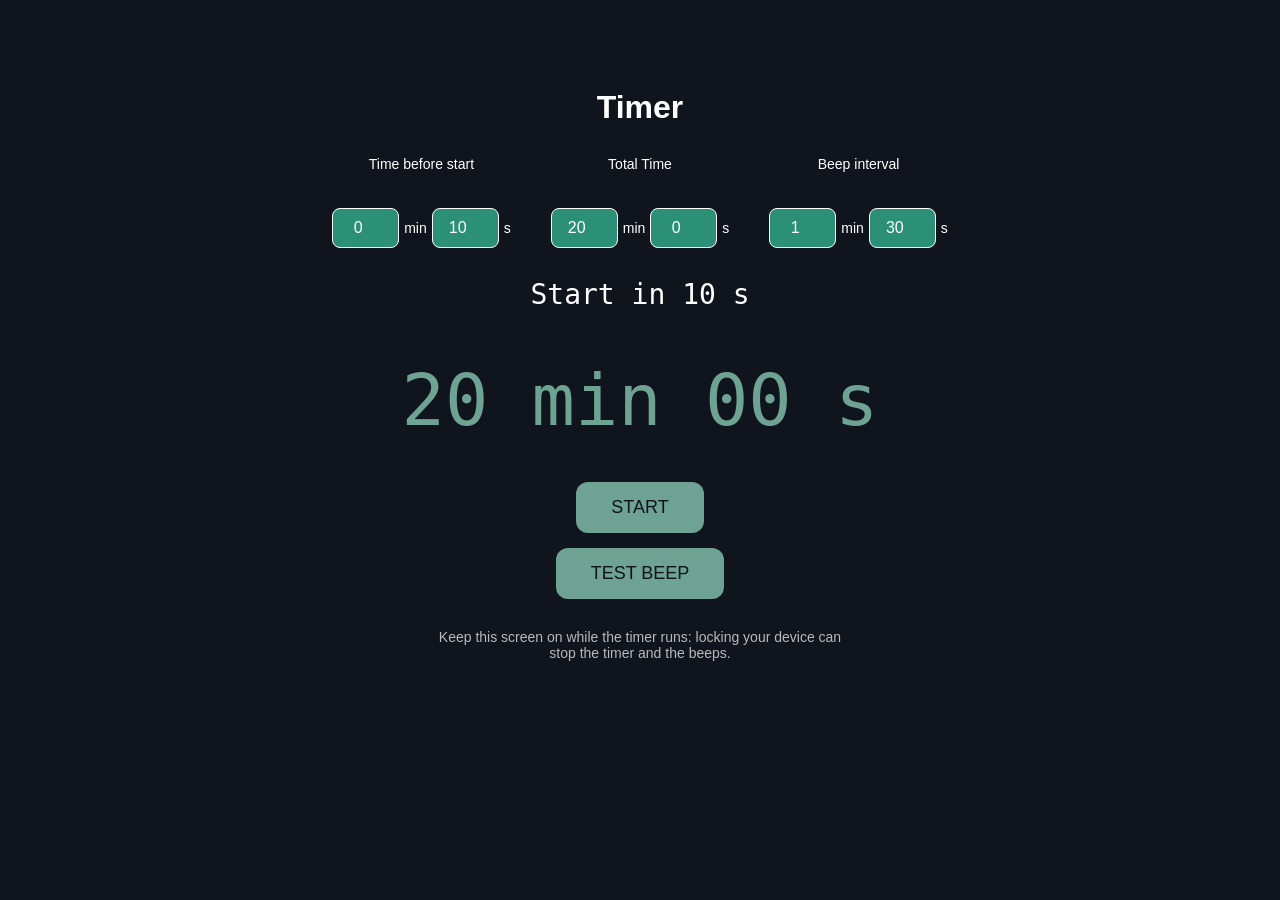
<file: index.html>
<!DOCTYPE html>
<html lang="en">
<head>
    <meta charset="UTF-8">
    <meta name="viewport" content="width=device-width, initial-scale=1">
    <title>Timer</title>
    <link rel="manifest" href="manifest.json">
    <meta name="theme-color" content="#10141D">
    <link rel="apple-touch-icon" href="timer-icon-192.png">
    <link rel="stylesheet" href="style.css">
</head>
<body>
    <h1>Timer</h1>

    <div class="settings">

        <div class="field" role="group" aria-labelledby="delayLabel">
            <span id="delayLabel">Time before start</span>
            <div class="time-inputs">
                <input type="number" id="delayMinutes" value="0" min="0" aria-label="Minutes before start" oninput="updatePreview()">
                <span>min</span>
                <input type="number" id="delaySeconds" value="10" min="0" max="59" aria-label="Seconds before start" oninput="updatePreview()">
                <span>s</span>
            </div>
        </div>

        <div class="field" role="group" aria-labelledby="durationLabel">
            <span id="durationLabel">Total Time</span>
            <div class="time-inputs">
                <input type="number" id="durationMinutes" value="20" min="0" aria-label="Total minutes" oninput="updatePreview()">
                <span>min</span>
                <input type="number" id="durationSeconds" value="0" min="0" max="59" aria-label="Total seconds" oninput="updatePreview()">
                <span>s</span>
            </div>
        </div>

        <div class="field" role="group" aria-labelledby="beepLabel">
            <span id="beepLabel">Beep interval</span>
            <div class="time-inputs">
                <input type="number" id="beepMinutes" value="1" min="0" aria-label="Beep interval minutes" oninput="updatePreview()">
                <span>min</span>
                <input type="number" id="beepSeconds" value="30" min="0" max="59" aria-label="Beep interval seconds" oninput="updatePreview()">
                <span>s</span>
            </div>
        </div>

    </div>

    <div id="delayDisplay"></div>
    <div id="timerDisplay"></div>

    <div class="button-container">
        <button id="mainButton" onclick="handleTimerButton()">START</button>
        <button id="testBeepButton" onclick="testBeep()">TEST BEEP</button>
    </div>
    <p id="sleepNotice" class="notice">
        Keep this screen on while the timer runs: locking your device can stop the timer and the beeps.
    </p>
    <script src="app.js"></script>
</body>
</html>
</file>
<file: style.css>
:root {
    --background: #10141D;
    --text-color: #FFFFFF;
    --accent-color: #6EA292;
    --input-background: #2B9076;

    --timer-size: clamp(32px, 11vw, 72px);
    --button-radius: 12px;
    --interface-spacing: 20px;
}

body {
    background: var(--background);
    color: var(--text-color);
    font-family: Arial, sans-serif;
    text-align: center;
    padding: 60px 20px;
}

#delayDisplay {
    font-size: clamp(16px, 5vw, 28px);
    font-family: monospace;
    font-variant-numeric: tabular-nums;
    color: var(--text-color);
    height: 1.4em;
    margin-top: 30px;
}

#timerDisplay {
    font-size: var(--timer-size);
    font-family: monospace;
    color: var(--accent-color);
    font-variant-numeric: tabular-nums;
    margin: 40px 0;
}

.button-container {
    display: flex;
    flex-direction: column;
    align-items: center;
    gap: 15px;
}

button {
    background: var(--accent-color);
    color: var(--background);
    border: none;
    border-radius: var(--button-radius);
    padding: 15px 35px;
    font-size: 18px;
    cursor: pointer;
}

.settings {
    display: flex;
    justify-content: center;
    flex-wrap: wrap;
    gap: 40px;
    margin: 30px 0;
}

.settings .field {
    display: flex;
    flex-direction: column;
    gap: 36px;
    font-size: 14px;
}

.settings input {
    padding: 10px;
    border-radius: 8px;
    border: 1px solid white;
    background: var(--input-background);
    color: var(--text-color);
    font-size: 16px;
    text-align: center;
}

.time-inputs {
    display: flex;
    align-items: center;
    gap: 5px;
}

.time-inputs input {
    width: 55px;
    padding: 10px 5px;
    text-align: center;
}

.notice {
    max-width: 420px;
    margin: 30px auto 0;
    font-size: 14px;
    opacity: 0.7;
}

.notice.warning {
    opacity: 1;
    color: #F5C26B;
}
</file>
